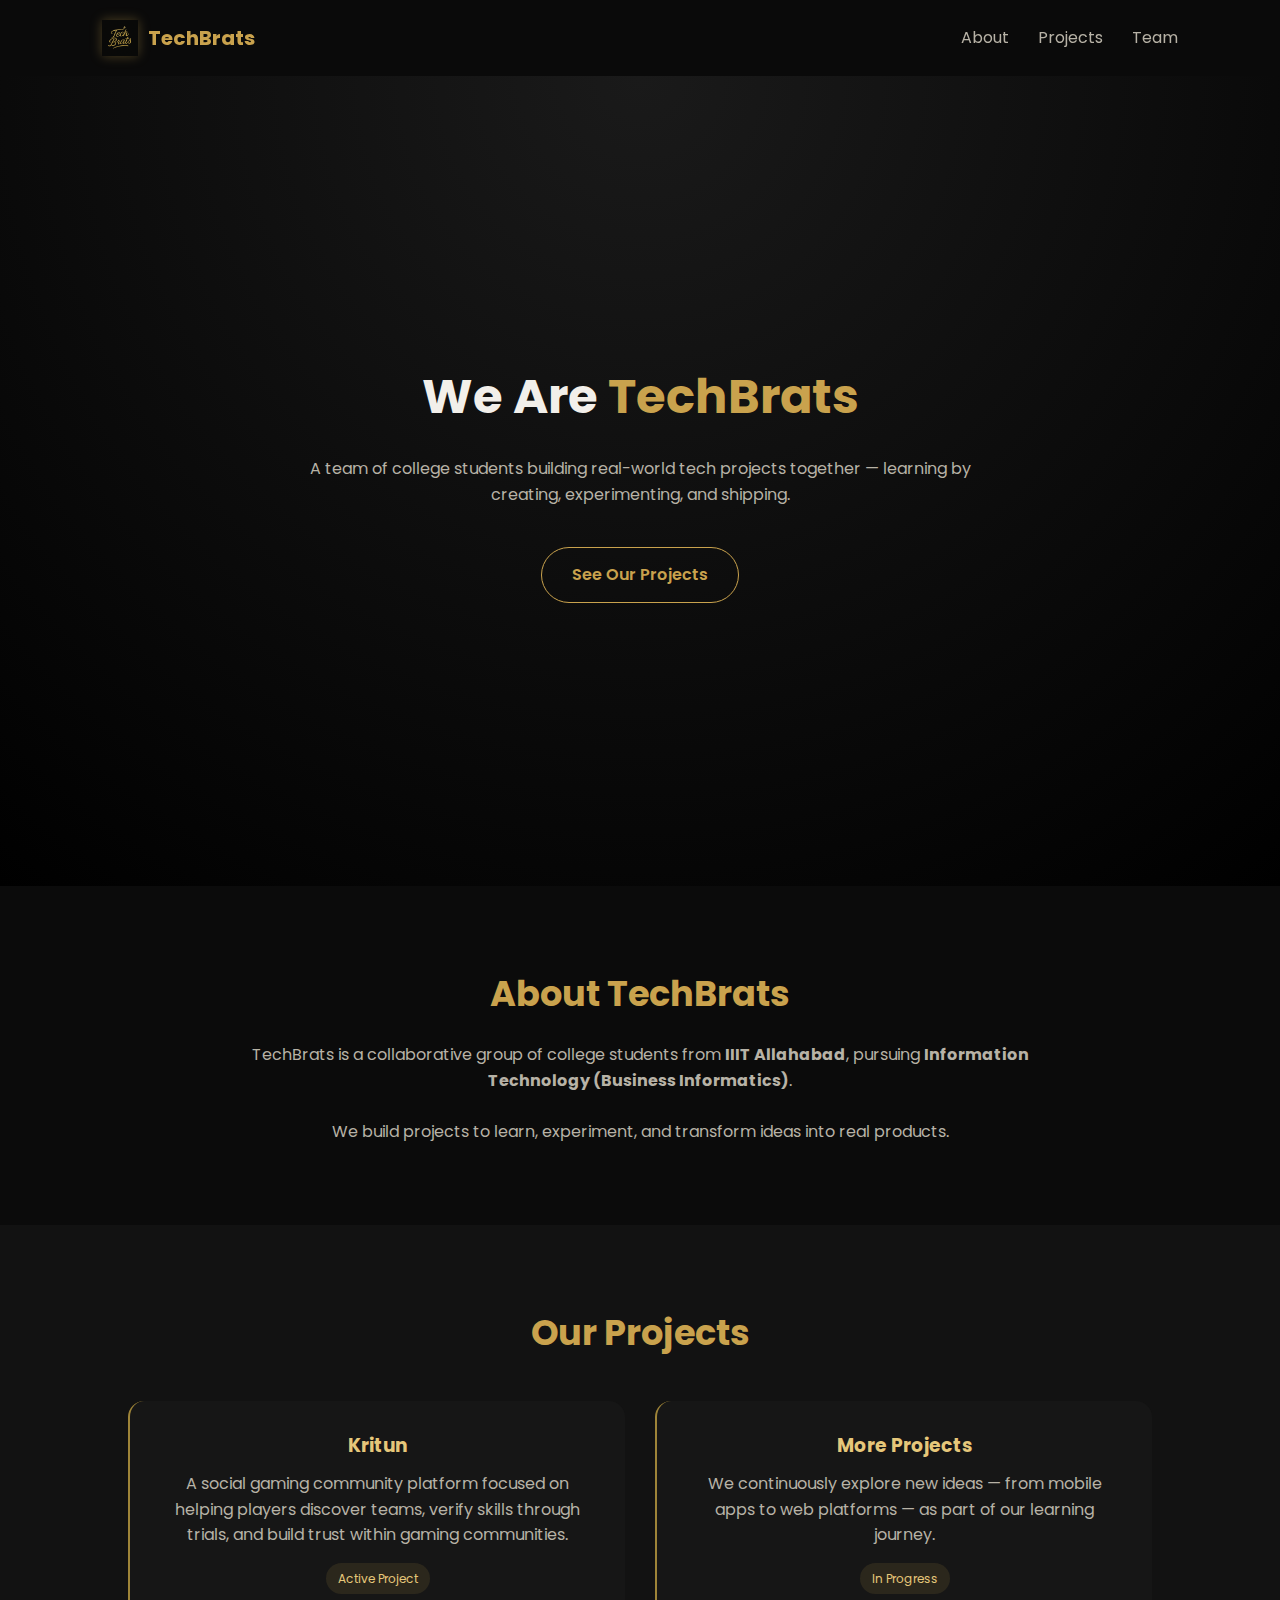
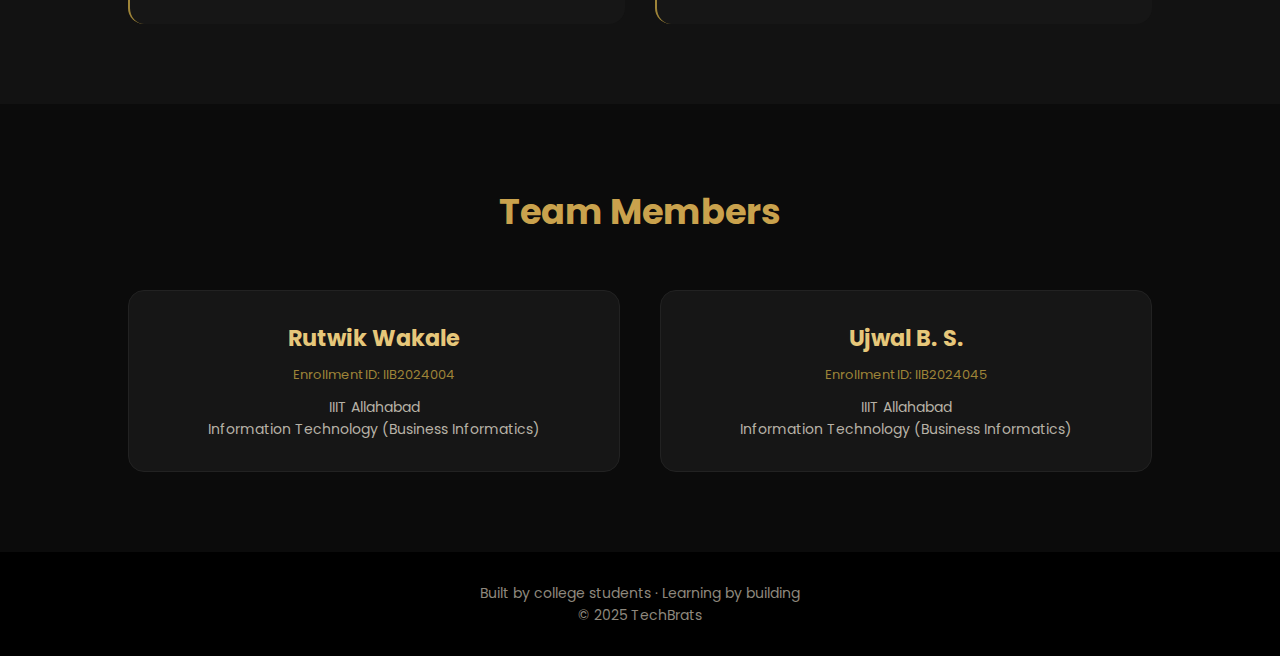
<file: index.html>
<!DOCTYPE html>
<html lang="en">
<head>
  <meta charset="UTF-8" />
  <meta name="viewport" content="width=device-width, initial-scale=1.0"/>
  <title>TechBrats — Student Builders</title>
  <link rel="stylesheet" href="style.css" />
  <link href="https://fonts.googleapis.com/css2?family=Poppins:wght@300;400;600;700&display=swap" rel="stylesheet">
</head>
<body>

  <!-- NAVBAR -->
  <header class="navbar">
    <div class="logo">
      <img src="logo.png" alt="TechBrats Logo">
      <span>TechBrats</span>
    </div>
    <nav>
      <a href="#about">About</a>
      <a href="#projects">Projects</a>
      <a href="#team">Team</a>
    </nav>
  </header>

  <!-- HERO -->
  <section class="hero">
    <h1>We Are <span>TechBrats</span></h1>
    <p>
      A team of college students building real-world tech projects together —
      learning by creating, experimenting, and shipping.
    </p>
    <a href="#projects" class="btn">See Our Projects</a>
  </section>

  <!-- ABOUT -->
  <section id="about" class="section fade-in">
    <h2>About TechBrats</h2>
    <p>
      TechBrats is a collaborative group of college students from
      <strong>IIIT Allahabad</strong>, pursuing
      <strong>Information Technology (Business Informatics)</strong>.
      <br><br>
      We build projects to learn, experiment, and transform ideas into real products.
    </p>
  </section>

 <!-- PROJECTS -->
<section id="projects" class="section dark fade-in">
    <h2>Our Projects</h2>
  
    <div class="cards">
  
      <!-- KRITUN CARD (CLICKABLE) -->
      <a href="kritun.html" class="card card-link">
        <h3>Kritun</h3>
        <p>
          A social gaming community platform focused on helping players discover teams,
          verify skills through trials, and build trust within gaming communities.
        </p>
        <span class="tag">Active Project</span>
      </a>
  
      <!-- MORE PROJECTS CARD -->
      <div class="card">
        <h3>More Projects</h3>
        <p>
          We continuously explore new ideas — from mobile apps to web platforms —
          as part of our learning journey.
        </p>
        <span class="tag">In Progress</span>
      </div>
  
    </div>
  </section>
  

  <!-- TEAM -->
  <section id="team" class="section fade-in">
    <h2>Team Members</h2>

    <div class="team-grid">
      <div class="team-card">
        <h3>Rutwik Wakale</h3>
        <div class="enroll">Enrollment ID: IIB2024004</div>
        <div class="college">
          IIIT Allahabad<br>
          Information Technology (Business Informatics)
        </div>
      </div>

      <div class="team-card">
        <h3>Ujwal B. S.</h3>
        <div class="enroll">Enrollment ID: IIB2024045</div>
        <div class="college">
          IIIT Allahabad<br>
          Information Technology (Business Informatics)
        </div>
      </div>
    </div>
  </section>

  <!-- FOOTER -->
  <footer>
    <p>Built by college students · Learning by building</p>
    <p>© 2025 TechBrats</p>
  </footer>

</body>
</html>
</file>
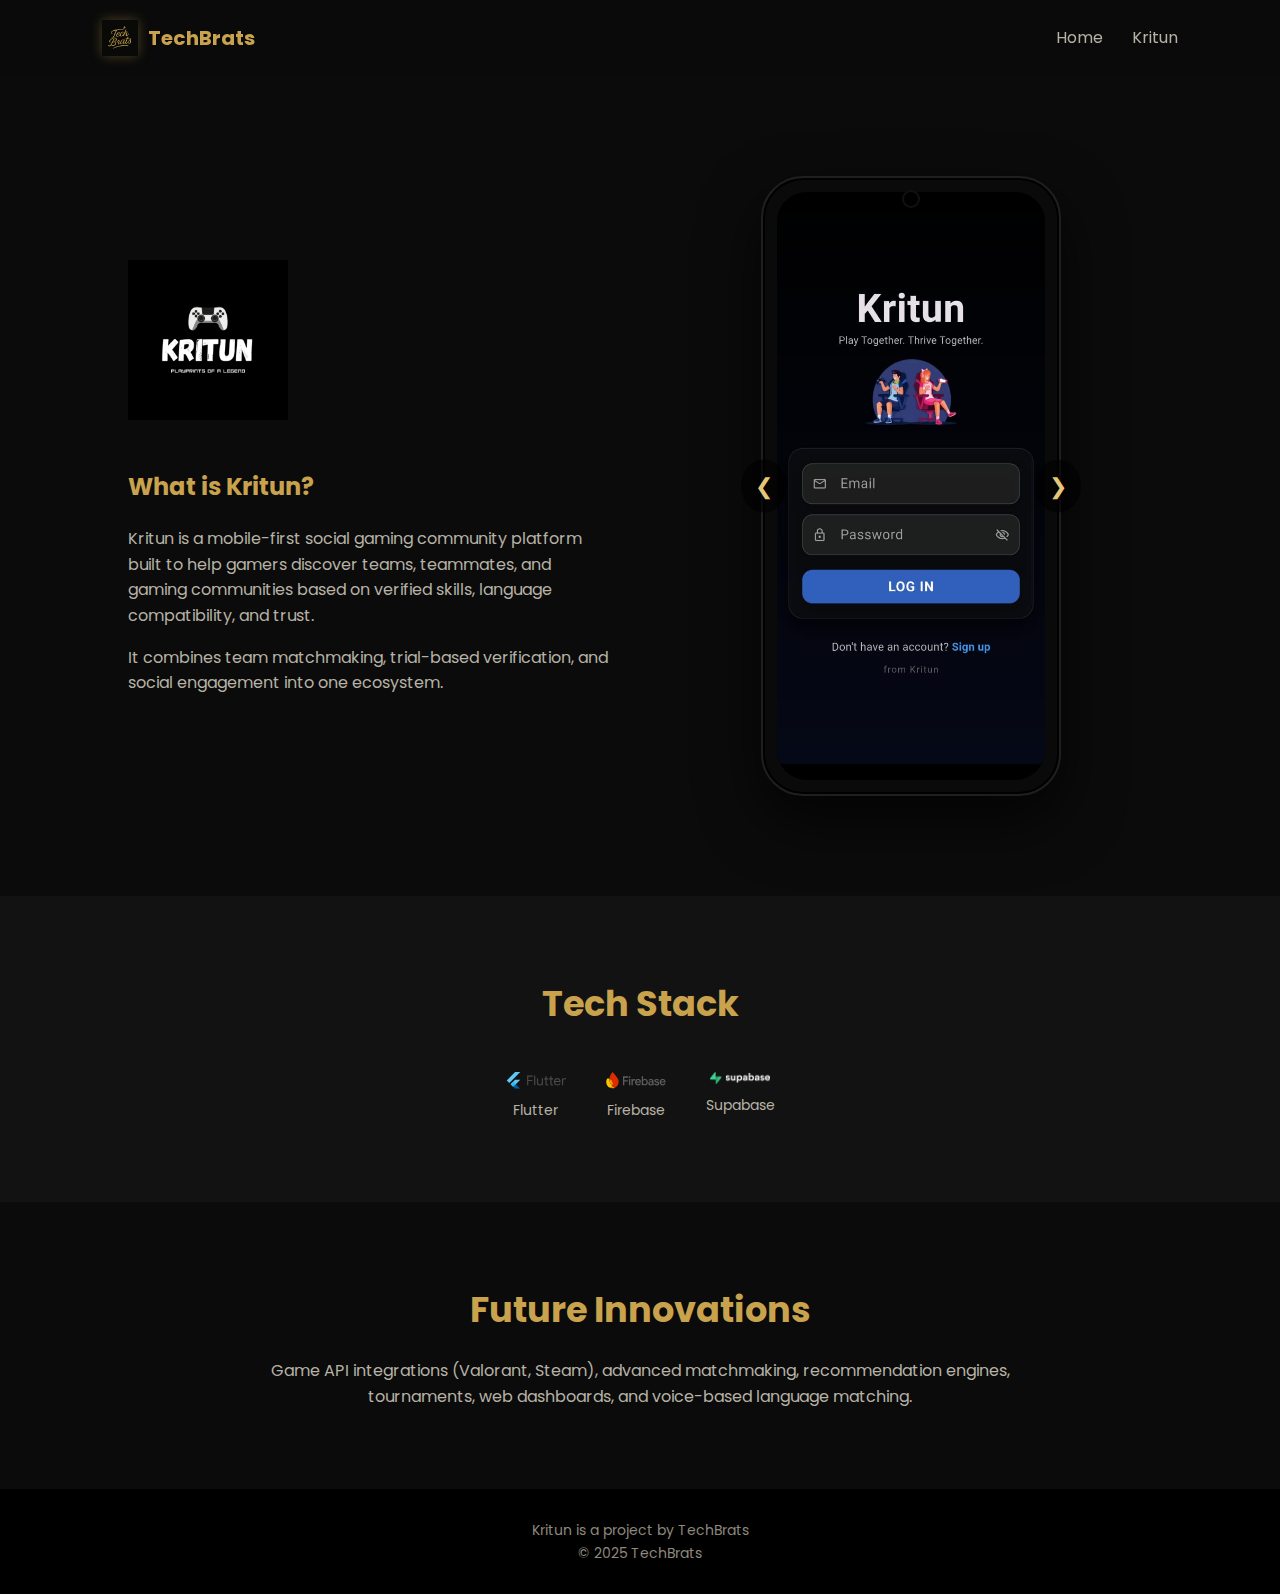
<file: kritun.html>
<!DOCTYPE html>
<html lang="en">
<head>
  <meta charset="UTF-8" />
  <meta name="viewport" content="width=device-width, initial-scale=1.0"/>
  <title>Kritun — Social Gaming Platform</title>
  <link rel="stylesheet" href="kritun.css" />
  <link href="https://fonts.googleapis.com/css2?family=Poppins:wght@300;400;600;700&display=swap" rel="stylesheet">
</head>
<body>

  <!-- NAVBAR -->
  <header class="navbar">
    <div class="logo">
      <img src="logo.png" alt="TechBrats Logo">
      <span>TechBrats</span>
    </div>
    <nav>
      <a href="index.html">Home</a>
      <a href="#kritun">Kritun</a>
    </nav>
  </header>

  <!-- KRITUN HERO -->
  <section id="kritun" class="kritun-hero">
    <div class="kritun-left">
      <img src="kritun-logo.png" alt="Kritun Logo" class="kritun-logo">

      <h2>What is Kritun?</h2>
      <p>
        Kritun is a mobile-first social gaming community platform built to help
        gamers discover teams, teammates, and gaming communities based on
        verified skills, language compatibility, and trust.
      </p>

      <p>
        It combines team matchmaking, trial-based verification,
        and social engagement into one ecosystem.
      </p>
    </div>

    <div class="kritun-right">
        <div class="phone">
            <div class="phone-frame">
          
              <!-- Camera hole -->
              <div class="camera-hole"></div>
          
              <!-- Screen -->
              <div class="phone-screen">
                <img src="screenshot1.jpeg" class="slide active">
                <img src="screenshot2.jpeg" class="slide">
                <img src="screenshot3.jpeg" class="slide">
                <img src="discoverteams.jpeg" class="slide">
                <img src="uploadkrit.jpeg" class="slide">
              </div>
          
              <!-- Buttons -->
              <button class="nav prev">&#10094;</button>
              <button class="nav next">&#10095;</button>
          
            </div>
          </div>
          
          
  </section>

  <!-- TECH STACK -->
  <section class="section dark">
    <h2>Tech Stack</h2>

    <div class="tech-grid">
      <div class="tech-item">
        <img src="flutter.svg" alt="Flutter">
        <span>Flutter</span>
      </div>
      <div class="tech-item">
        <img src="firebase.svg" alt="Firebase">
        <span>Firebase</span>
      </div>
      <div class="tech-item">
        <img src="supabase.webp" alt="Supabase">
        <span>Supabase</span>
      </div>
    </div>
  </section>

  <!-- FUTURE -->
  <section class="section">
    <h2>Future Innovations</h2>
    <p>
      Game API integrations (Valorant, Steam), advanced matchmaking,
      recommendation engines, tournaments, web dashboards,
      and voice-based language matching.
    </p>
  </section>

  <!-- FOOTER -->
  <footer>
    <p>Kritun is a project by TechBrats</p>
    <p>© 2025 TechBrats</p>
  </footer>

  <script src="kritun.js"></script>
</body>
</html>
</file>
<file: style.css>
/* =========================
   COLOR SYSTEM (LOGO MATCH)
   ========================= */
   :root {
    --gold-primary: #C9A24D;
    --gold-soft: #E6C77A;
    --gold-muted: #9E8438;
  
    --black-main: #0B0B0B;
    --black-soft: #121212;
  
    --text-main: #F2EFEA;
    --text-muted: #B7B2A6;
  }
  
  /* =========================
     GLOBAL
     ========================= */
  * {
    margin: 0;
    padding: 0;
    box-sizing: border-box;
    font-family: 'Poppins', sans-serif;
  }
  
  body {
    background: var(--black-main);
    color: var(--text-main);
    line-height: 1.6;
  }
  
  /* =========================
     NAVBAR
     ========================= */
  .navbar {
    display: flex;
    justify-content: space-between;
    align-items: center;
    padding: 20px 8%;
    position: sticky;
    top: 0;
    background: rgba(11,11,11,0.85);
    backdrop-filter: blur(10px);
    z-index: 100;
  }
  
  .logo {
    display: flex;
    align-items: center;
    gap: 10px;
    font-weight: 700;
    font-size: 20px;
    color: var(--gold-primary);
  }
  
  .logo img {
    height: 36px;
    filter: drop-shadow(0 0 6px rgba(201,162,77,0.35));
  }
  
  nav a {
    margin-left: 25px;
    text-decoration: none;
    color: var(--text-muted);
    transition: color 0.3s ease;
  }
  
  nav a:hover {
    color: var(--gold-soft);
  }
  
  /* =========================
     HERO
     ========================= */
  .hero {
    min-height: 90vh;
    display: flex;
    flex-direction: column;
    justify-content: center;
    align-items: center;
    text-align: center;
    padding: 0 10%;
    background: radial-gradient(circle at top, #1a1a1a, #000);
  }
  
  .hero h1 {
    font-size: 3rem;
    animation: fadeUp 1s ease forwards;
  }
  
  .hero span {
    color: var(--gold-primary);
  }
  
  .hero p {
    margin: 20px 0;
    color: var(--text-muted);
    max-width: 700px;
  }
  
  /* =========================
     BUTTON
     ========================= */
  .btn {
    margin-top: 20px;
    padding: 14px 30px;
    background: transparent;
    color: var(--gold-primary);
    border: 1px solid var(--gold-primary);
    border-radius: 30px;
    font-weight: 600;
    text-decoration: none;
    transition: all 0.3s ease;
  }
  
  .btn:hover {
    background: var(--gold-primary);
    color: var(--black-main);
    box-shadow: 0 0 25px rgba(201,162,77,0.4);
  }
  
  /* =========================
     SECTIONS
     ========================= */
  .section {
    padding: 80px 10%;
    text-align: center;
  }
  
  .section h2 {
    font-size: 2.2rem;
    margin-bottom: 20px;
    color: var(--gold-primary);
  }
  
  .section p {
    max-width: 800px;
    margin: auto;
    color: var(--text-muted);
  }
  
  .dark {
    background: var(--black-soft);
  }
  
  /* =========================
     PROJECT CARDS
     ========================= */
  .cards {
    display: grid;
    grid-template-columns: repeat(auto-fit, minmax(260px, 1fr));
    gap: 30px;
    margin-top: 40px;
  }
  
  .card {
    background: #161616;
    padding: 30px;
    border-radius: 16px;
    transition: all 0.4s ease;
    border-left: 2px solid var(--gold-muted);
  }
  
  .card:hover {
    transform: translateY(-10px);
    border-left-color: var(--gold-primary);
    box-shadow: 0 0 30px rgba(201,162,77,0.12);
  }
  
  .card h3 {
    color: var(--gold-soft);
    margin-bottom: 10px;
  }
  
  .card p {
    color: var(--text-muted);
  }
  
  .tag {
    display: inline-block;
    margin-top: 15px;
    font-size: 12px;
    padding: 6px 12px;
    border-radius: 20px;
    background: rgba(201,162,77,0.12);
    color: var(--gold-soft);
  }
  
  /* =========================
     TEAM SECTION
     ========================= */
  .team-grid {
    display: grid;
    grid-template-columns: repeat(auto-fit, minmax(260px, 1fr));
    gap: 40px;
    margin-top: 50px;
  }
  
  .team-card {
    background: #161616;
    padding: 30px;
    border-radius: 16px;
    border: 1px solid #222;
    transition: all 0.4s ease;
  }
  
  .team-card:hover {
    transform: translateY(-8px);
    border-color: var(--gold-muted);
    box-shadow: 0 0 25px rgba(201,162,77,0.12);
  }
  
  .team-card h3 {
    color: var(--gold-soft);
    margin-bottom: 8px;
    font-size: 1.4rem;
  }
  
  .team-card .enroll {
    font-size: 13px;
    color: var(--gold-muted);
    margin-bottom: 10px;
  }
  
  .team-card .college {
    font-size: 14px;
    color: var(--text-muted);
  }
  
  /* =========================
     FOOTER
     ========================= */
  footer {
    padding: 30px;
    text-align: center;
    background: #000;
    color: #8E887D;
    font-size: 14px;
  }
  
  /* =========================
     ANIMATIONS
     ========================= */
  .fade-in {
    animation: fadeUp 1s ease forwards;
  }
  
  @keyframes fadeUp {
    from {
      opacity: 0;
      transform: translateY(40px);
    }
    to {
      opacity: 1;
      transform: translateY(0);
    }
  }
  
  /* =========================
     RESPONSIVE
     ========================= */
  @media (max-width: 768px) {
    .hero h1 {
      font-size: 2.2rem;
    }
    nav {
      display: none;
    }
  }
  .kritun-link {
    color: var(--gold-soft);
    text-decoration: none;
  }
  
  .kritun-link:hover {
    text-decoration: underline;
  }

    /* Remove underline from clickable cards */
.card-link {
  text-decoration: none;
  color: inherit;
}

/* Safety: also remove underline from text inside */
.card-link h3,
.card-link p,
.card-link span {
  text-decoration: none;
}
</file>
<file: kritun.css>
@import url("style.css");

/* KRITUN LAYOUT */
.kritun-hero {
  display: grid;
  grid-template-columns: 1fr 1fr;
  gap: 60px;
  padding: 100px 10%;
  align-items: center;
}

.kritun-left h2 {
  color: var(--gold-primary);
  margin: 20px 0;
}

.kritun-left p {
  color: var(--text-muted);
  margin-bottom: 16px;
}

.kritun-logo {
  width: 160px;
  margin-bottom: 20px;
}

/* SLIDER */
.slider {
  position: relative;
  background: #000;
  border-radius: 20px;
  overflow: hidden;
  border: 2px solid var(--gold-muted);
}

.slides {
  position: relative;
}

.slide {
  width: 100%;
  display: none;
}

.slide.active {
  display: block;
}

/* SLIDER NAV */
.nav {
  position: absolute;
  top: 50%;
  transform: translateY(-50%);
  background: rgba(0,0,0,0.6);
  color: var(--gold-soft);
  border: none;
  font-size: 28px;
  padding: 10px 16px;
  cursor: pointer;
}

.prev { left: 10px; }
.next { right: 10px; }

/* TECH STACK */
.tech-grid {
  display: flex;
  justify-content: center;
  gap: 40px;
  margin-top: 40px;
}

.tech-item {
  display: flex;
  flex-direction: column;
  align-items: center;
}

.tech-item img {
  width: 60px;
  margin-bottom: 10px;
}

.tech-item span {
  color: var(--text-muted);
  font-size: 14px;
}

/* RESPONSIVE */
@media (max-width: 900px) {
  .kritun-hero {
    grid-template-columns: 1fr;
    text-align: center;
  }
}
/* =========================
   PHONE MOCKUP SLIDER
   ========================= */
   .phone-mockup {
    position: relative;
    width: 280px;              /* controlled size */
    height: 560px;             /* realistic phone ratio */
    margin: auto;
    background: #000;
    border-radius: 36px;
    border: 2px solid var(--gold-muted);
    box-shadow: 0 30px 80px rgba(0,0,0,0.6);
    overflow: hidden;
  }
  
  /* Top notch */
  .phone-notch {
    position: absolute;
    top: 8px;
    left: 50%;
    transform: translateX(-50%);
    width: 120px;
    height: 18px;
    background: #000;
    border-radius: 12px;
    z-index: 3;
  }
  
  /* Screen area */
  .phone-screen {
    padding: 10px 0;            /* breathing space */
    box-sizing: border-box;
  }
  
  
  /* Screenshots */
  .phone-screen .slide {
    width: 100%;
    height: 100%;
    object-fit: contain;        /* SHOW FULL SCREEN */
    background: #000;           /* natural phone black bars */
    display: none;
  }
  
  
  .phone-screen .slide.active {
    display: block;
  }
  
  /* Navigation arrows */
  .phone-mockup .nav {
    position: absolute;
    top: 50%;
    transform: translateY(-50%);
    background: rgba(0,0,0,0.55);
    color: var(--gold-soft);
    border: none;
    font-size: 22px;
    padding: 10px 14px;
    cursor: pointer;
    z-index: 4;
    border-radius: 50%;
  }
  
  .phone-mockup .prev {
    left: -18px;
  }
  
  .phone-mockup .next {
    right: -18px;
  }
  
  .phone-mockup .nav:hover {
    background: rgba(201,162,77,0.25);
  }
/* =========================
   REAL ANDROID PHONE MOCKUP
   ========================= */
   .phone {
    display: flex;
    justify-content: center;
  }
  
  .phone-frame {
    position: relative;
    width: 300px;
    height: 620px;
    background: #0a0a0a;
    border-radius: 42px;
    border: 2px solid #1f1f1f;
    box-shadow:
      0 25px 60px rgba(0,0,0,0.7),
      inset 0 0 0 2px #000;
    padding: 14px;
  }
  
  /* Camera hole (modern Android) */
  .camera-hole {
    position: absolute;
    top: 14px;
    left: 50%;
    transform: translateX(-50%);
    width: 14px;
    height: 14px;
    background: #000;
    border-radius: 50%;
    z-index: 3;
    box-shadow: 0 0 0 2px #111;
  }
  
  /* Screen */
  .phone-screen {
    width: 100%;
    height: 100%;
    background: #000;
    border-radius: 30px;
    overflow: hidden;
    position: relative;
  }
  
  /* Slides */
  .phone-screen .slide {
    width: 100%;
    height: 100%;
    object-fit: cover;
    display: none;
  }
  
  .phone-screen .slide.active {
    display: block;
  }
  
  /* Navigation */
  .phone-frame .nav {
    position: absolute;
    top: 50%;
    transform: translateY(-50%);
    background: rgba(0,0,0,0.6);
    color: var(--gold-soft);
    border: none;
    font-size: 22px;
    padding: 10px 14px;
    cursor: pointer;
    border-radius: 50%;
    z-index: 5;
  }
  
  .phone-frame .prev {
    left: -22px;
  }
  
  .phone-frame .next {
    right: -22px;
  }
  
  .phone-frame .nav:hover {
    background: rgba(201,162,77,0.25);
  }
  
  /* Responsive */
  @media (max-width: 768px) {
    .phone-frame {
      width: 240px;
      height: 500px;
    }
  }
</file>
